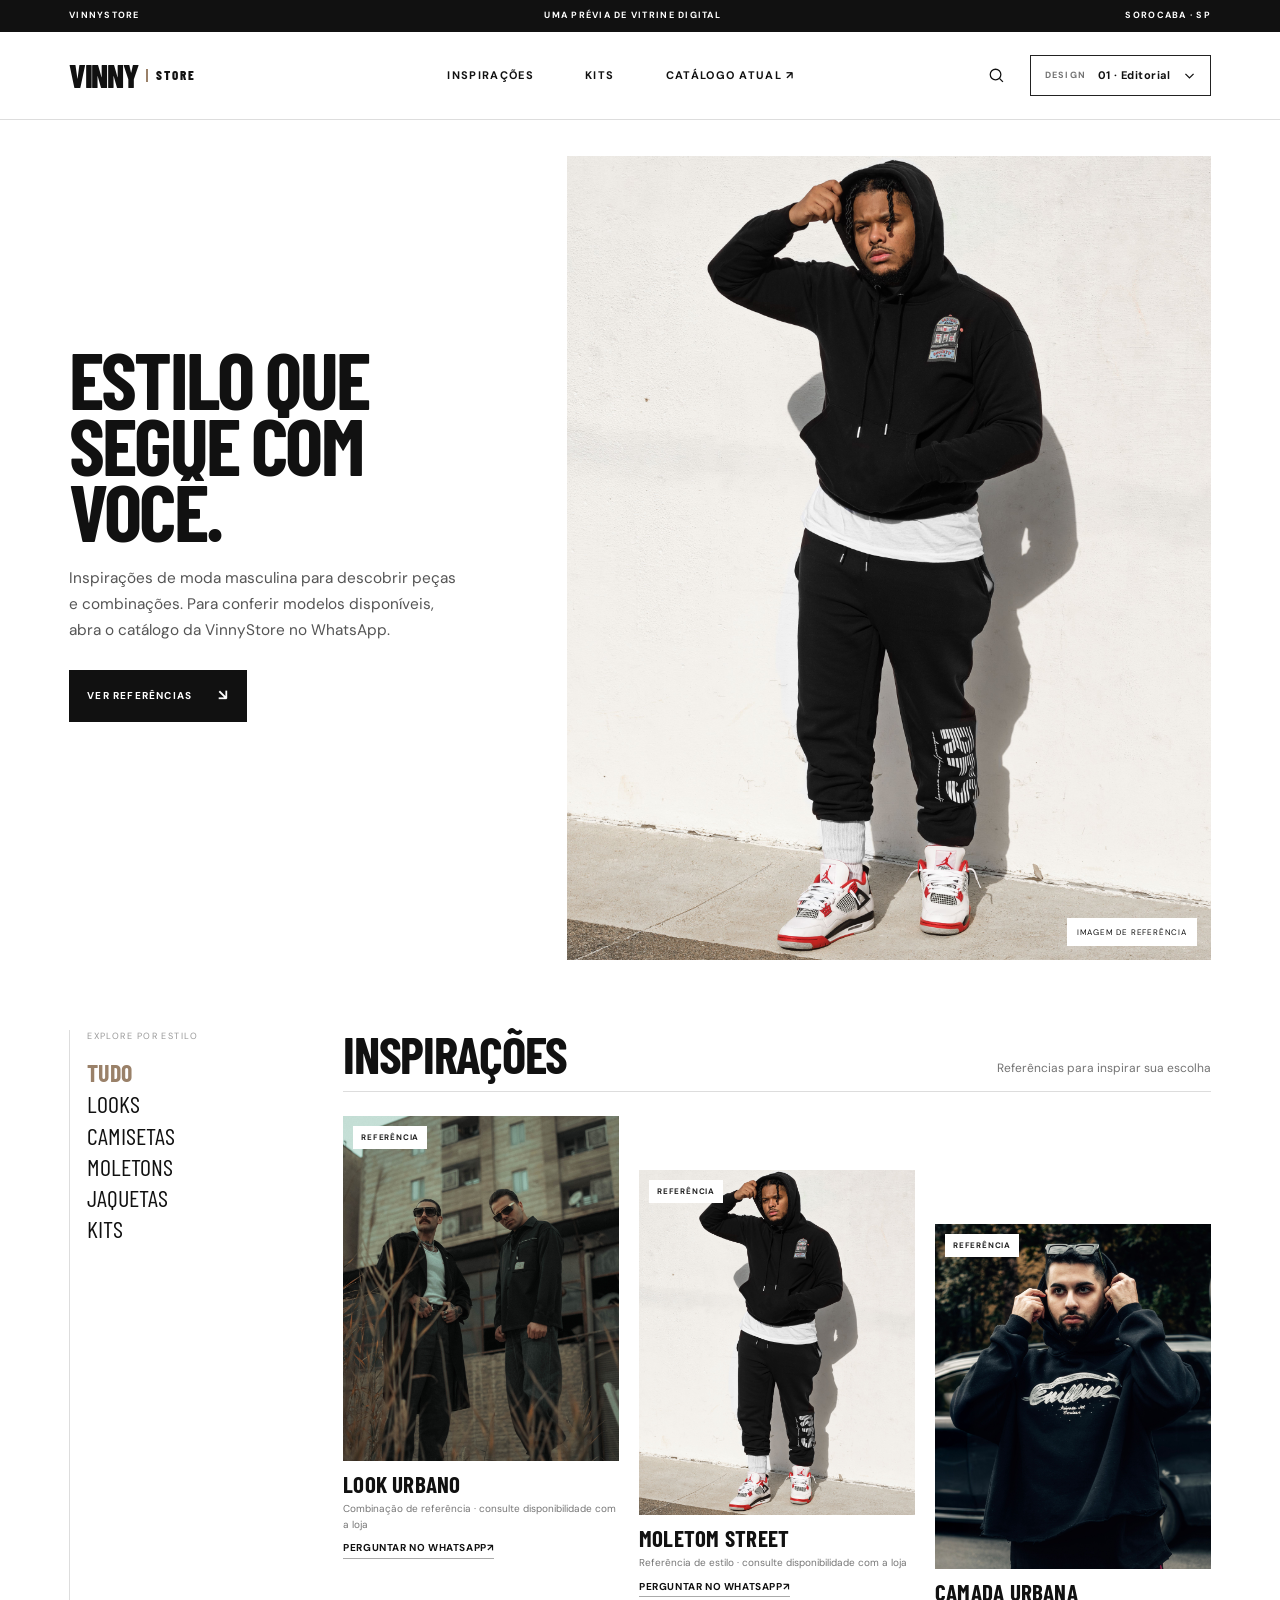
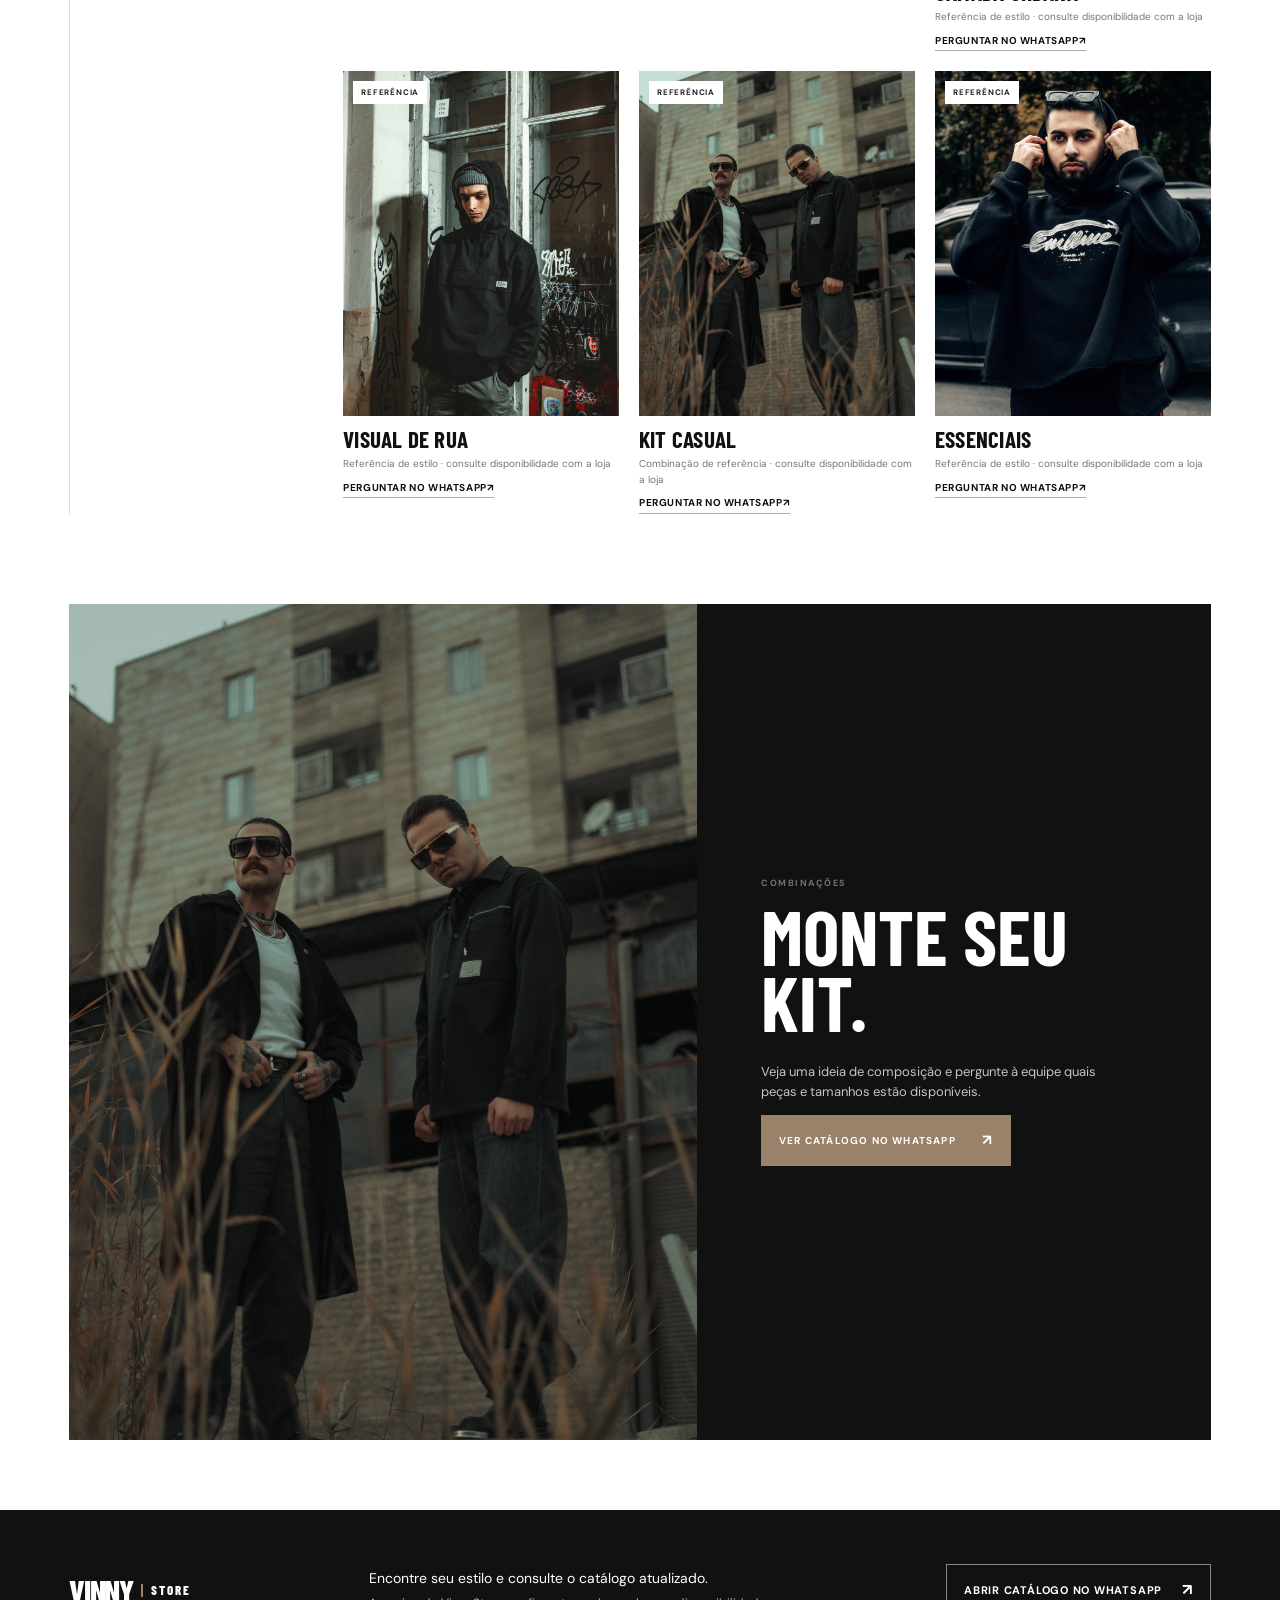
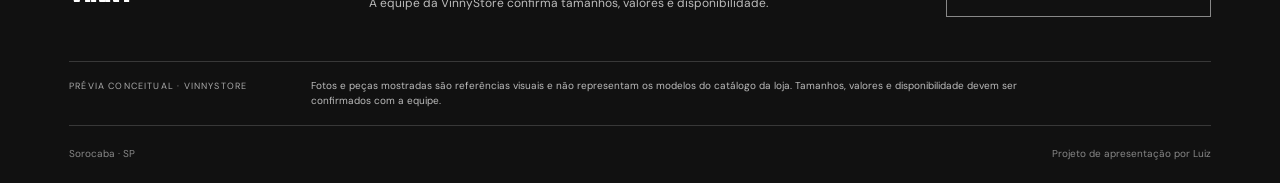
<file: index.html>
<!doctype html>
<html lang="pt-BR">
<head>
  <meta charset="utf-8">
  <meta name="viewport" content="width=device-width, initial-scale=1">
  <meta name="theme-color" content="#111111">
  <meta name="description" content="Uma prévia de vitrine digital para a VinnyStore, com três caminhos de navegação para explorar moda masculina, calçados e acessórios.">
  <link rel="canonical" href="https://oluisvi.github.io/vinnystore-prototipo/">
  <meta name="robots" content="noindex, nofollow">
  <title>VinnyStore — uma vitrine do seu jeito</title>
  <link rel="preconnect" href="https://fonts.googleapis.com">
  <link rel="preconnect" href="https://fonts.gstatic.com" crossorigin>
  <link href="https://fonts.googleapis.com/css2?family=Barlow+Condensed:wght@500;600;700;800&family=DM+Sans:wght@400;500;600;700&display=swap" rel="stylesheet">
  <link rel="stylesheet" href="styles.css">
  <link rel="stylesheet" href="designs.css">
  <link rel="stylesheet" href="responsive.css">
  <link rel="stylesheet" href="tuning.css">
  <link rel="stylesheet" href="motion.css">
  <script defer src="app.js"></script>
</head>
<body>
  <a class="skip-link" href="#conteudo">Pular para o conteúdo</a>
  <div class="topline"><span>VINNYSTORE</span><span>UMA PRÉVIA DE VITRINE DIGITAL</span><span>SOROCABA · SP</span></div>
  <header class="site-header">
    <a class="brand" href="#inicio" aria-label="VinnyStore, início"><span class="brand-mark">VINNY</span><span class="brand-sub">STORE</span></a>
    <nav class="main-nav" aria-label="Navegação principal"><a href="#inspiracoes">Inspirações</a><a href="#kits">Kits</a><a href="https://wa.me/c/5515996050317" target="_blank" rel="noopener noreferrer">Catálogo atual ↗</a></nav>
    <div class="header-actions">
      <button class="icon-button search-toggle" id="searchToggle" aria-label="Abrir busca" aria-expanded="false"><svg viewBox="0 0 24 24" aria-hidden="true"><circle cx="10.8" cy="10.8" r="6.7"></circle><path d="m16 16 4.1 4.1"></path></svg></button>
      <button class="design-trigger" id="designTrigger" aria-haspopup="true" aria-expanded="false"><span class="trigger-label">Design</span><span id="activeDesignName">01 · Editorial</span><svg viewBox="0 0 16 16" aria-hidden="true"><path d="m3 6 5 5 5-5"></path></svg></button>
    </div>
    <div class="design-menu" id="designMenu" hidden aria-label="Escolha uma estrutura visual">
      <p class="menu-title">Escolha o caminho visual</p>
      <button class="design-option" data-design="editorial"><span class="option-number">01</span><span><strong>Editorial</strong><small>Imagem e narrativa</small></span><span class="option-check" aria-hidden="true">✓</span></button>
      <button class="design-option" data-design="storefront"><span class="option-number">02</span><span><strong>Loja direta</strong><small>Busca e categorias</small></span><span class="option-check" aria-hidden="true">✓</span></button>
      <button class="design-option" data-design="lookbook"><span class="option-number">03</span><span><strong>Lookbook</strong><small>Campanha e combinações</small></span><span class="option-check" aria-hidden="true">✓</span></button>
    </div>
    <form class="search-panel" id="searchPanel" hidden role="search" method="get"><label for="catalogSearch">Buscar na vitrine</label><input id="catalogSearch" type="search" placeholder="Ex.: camiseta, moletom, kit" autocomplete="off"><button class="text-button" id="clearSearch" type="button">Limpar</button></form>
  </header>
  <main id="conteudo" tabindex="-1"><noscript><section style="max-width:900px;margin:80px auto;padding:32px"><h1>Estilo que segue com você.</h1><p>Esta prévia conceitual da VinnyStore usa uma vitrine interativa. Ative JavaScript para explorar as três estruturas de navegação.</p></section></noscript></main>
  <footer class="site-footer" id="contato">
    <div class="footer-main"><a class="brand brand-inverse" href="#inicio" aria-label="VinnyStore, início"><span class="brand-mark">VINNY</span><span class="brand-sub">STORE</span></a><p>Encontre seu estilo e consulte o catálogo atualizado.<br><span>A equipe da VinnyStore confirma tamanhos, valores e disponibilidade.</span></p><a class="footer-cta" href="https://wa.me/c/5515996050317" target="_blank" rel="noopener noreferrer">Abrir catálogo no WhatsApp <span aria-hidden="true">↗</span></a></div>
    <div class="footer-note"><span>PRÉVIA CONCEITUAL · VINNYSTORE</span><p>Fotos e peças mostradas são referências visuais e não representam os modelos do catálogo da loja. Tamanhos, valores e disponibilidade devem ser confirmados com a equipe.</p></div>
    <div class="footer-bottom"><span>Sorocaba · SP</span><span>Projeto de apresentação por Luiz</span></div>
  </footer>
  <div class="notice" id="prototypeNotice" role="status" aria-live="polite" hidden></div>
</body>
</html>
</file>
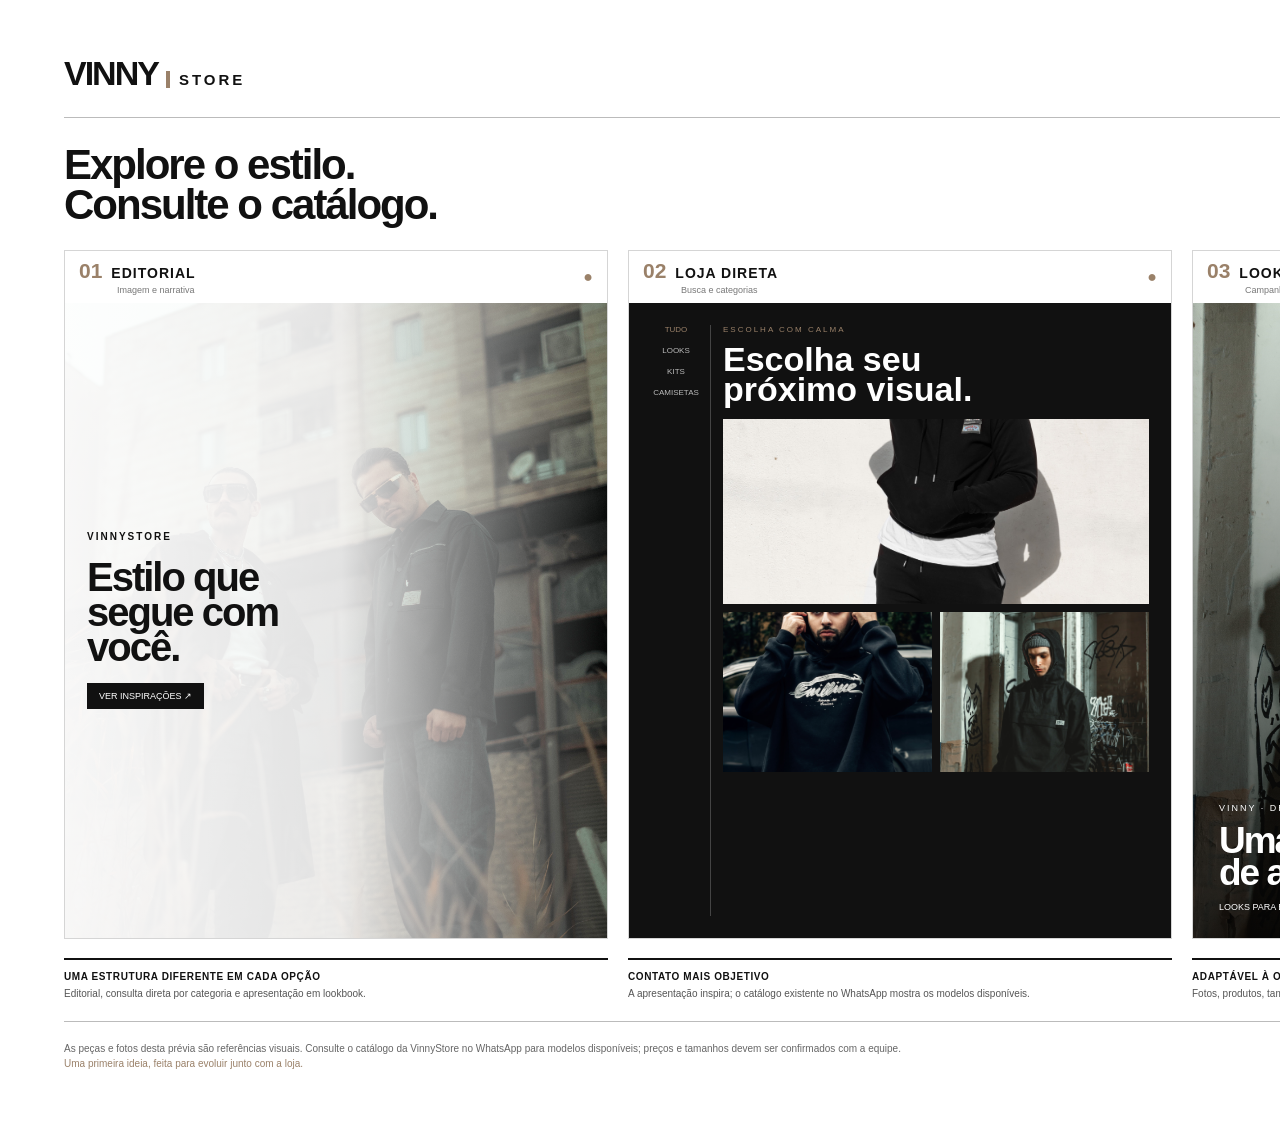
<file: presentation/index.html>
<!doctype html>
<html lang="pt-BR"><head><meta charset="utf-8"><meta name="viewport" content="width=device-width,initial-scale=1"><title>VINNYSTORE · Apresentação</title>
<style>
*{box-sizing:border-box}body{margin:0;background:#e9e9e9;color:#111;font-family:Arial,sans-serif}.board{width:1800px;min-height:1125px;margin:0 auto;background:#fff;padding:54px 64px 42px;overflow:hidden}.top{display:flex;justify-content:space-between;align-items:flex-start;border-bottom:1px solid #bbb;padding-bottom:24px}.logo{font-size:34px;font-weight:900;letter-spacing:-2px}.logo span{border-left:4px solid #9a8169;padding-left:9px;margin-left:8px;font-size:15px;letter-spacing:3px}.kicker{font-size:10px;letter-spacing:2px;text-transform:uppercase;color:#777}.title-row{display:flex;justify-content:space-between;align-items:end;padding:27px 0 24px}.title-row h1{font-size:42px;line-height:.96;letter-spacing:-2px;margin:0;max-width:720px}.title-row p{font-size:13px;line-height:1.6;color:#5a5a5a;margin:0;max-width:390px}.designs{display:grid;grid-template-columns:repeat(3,1fr);gap:20px}.design{border:1px solid #d5d5d5;background:white;overflow:hidden}.label{height:52px;padding:10px 14px;display:flex;justify-content:space-between;align-items:center}.num{font-size:21px;font-weight:900;color:#9a8169}.label h2{font-size:14px;letter-spacing:1px;text-transform:uppercase;margin:0 0 0 9px;display:inline}.label p{font-size:9px;color:#777;margin:2px 0 0 38px}.preview-window{width:100%;height:635px;overflow:hidden;background:white;position:relative}.preview-window iframe{position:absolute;left:0;top:0;width:1440px;height:1760px;border:0;transform:scale(.385);transform-origin:top left}.features{display:grid;grid-template-columns:repeat(3,1fr);gap:20px;padding-top:19px}.feature{border-top:2px solid #111;padding-top:9px;font-size:10px;color:#555;line-height:1.5}.feature strong{display:block;color:#111;font-size:10px;letter-spacing:.6px;text-transform:uppercase;margin-bottom:2px}.foot{display:flex;justify-content:space-between;align-items:flex-end;border-top:1px solid #bbb;margin-top:20px;padding-top:14px}.foot p{margin:0;font-size:10px;color:#666;line-height:1.5;max-width:1100px}.contact{background:#111;color:#fff;padding:12px 16px;font-size:10px;letter-spacing:1px;text-transform:uppercase}.accent{color:#9a8169}@media print{body{background:white}.board{margin:0}}
</style></head><body><main class="board">
<header class="top"><div class="logo">VINNY<span>STORE</span></div><div class="kicker">Uma proposta visual · Sorocaba — SP</div></header>
<section class="title-row"><h1>Explore o estilo.<br>Consulte o catálogo.</h1><p>Três caminhos visuais para descobrir combinações e consultar os modelos disponíveis no catálogo do WhatsApp.</p></section>
<section class="designs">
<article class="design"><header class="label"><div><span class="num">01</span><h2>Editorial</h2><p>Imagem e narrativa</p></div><span class="accent">●</span></header><div class="preview-window"><img src="../assets/duo-look.jpg" alt="Prévia editorial da VinnyStore" style="width:100%;height:100%;object-fit:cover;object-position:center 23%"><div style="position:absolute;inset:0;padding:30px 22px;display:flex;flex-direction:column;justify-content:center;align-items:flex-start;background:linear-gradient(90deg,rgba(255,255,255,.96) 0%,rgba(255,255,255,.88) 51%,rgba(0,0,0,.05) 100%)"><strong style="font-size:10px;letter-spacing:2px">VINNYSTORE</strong><h3 style="font-size:40px;line-height:.88;letter-spacing:-2px;max-width:260px;margin:18px 0">Estilo que<br>segue com<br>você.</h3><span style="padding:8px 12px;background:#111;color:white;font-size:9px">VER INSPIRAÇÕES ↗</span></div></div></article>
<article class="design"><header class="label"><div><span class="num">02</span><h2>Loja direta</h2><p>Busca e categorias</p></div><span class="accent">●</span></header><div class="preview-window" style="background:#111;color:#fff;padding:22px"><div style="height:100%;display:grid;grid-template-columns:60px 1fr;gap:12px"><div style="display:flex;flex-direction:column;gap:12px;align-items:center;border-right:1px solid #444;padding-right:9px;font-size:8px;color:#bbb"><span style="color:#9a8169">TUDO</span><span>LOOKS</span><span>KITS</span><span>CAMISETAS</span></div><div style="display:flex;flex-direction:column"><span style="font-size:8px;letter-spacing:2px;color:#9a8169">ESCOLHA COM CALMA</span><h3 style="font-size:34px;line-height:.9;margin:10px 0 14px">Escolha seu<br>próximo visual.</h3><img src="../assets/streetwear-portrait.jpg" alt="Referência de moda urbana" style="height:185px;width:100%;object-fit:cover;object-position:center 35%"><div style="display:grid;grid-template-columns:1fr 1fr;gap:8px;margin-top:8px"><img src="../assets/urban-look.jpg" alt="Referência de look" style="height:160px;width:100%;object-fit:cover"><img src="../assets/graffiti-look.jpg" alt="Referência de look" style="height:160px;width:100%;object-fit:cover"></div></div></div></div></article>
<article class="design"><header class="label"><div><span class="num">03</span><h2>Lookbook</h2><p>Campanha e combinações</p></div><span class="accent">●</span></header><div class="preview-window"><img src="../assets/graffiti-look.jpg" alt="Prévia lookbook da VinnyStore" style="width:100%;height:100%;object-fit:cover;object-position:center 25%"><div style="position:absolute;inset:0;padding:26px;display:flex;flex-direction:column;justify-content:flex-end;color:white;background:linear-gradient(180deg,rgba(0,0,0,.08),rgba(0,0,0,.78))"><span style="font-size:9px;letter-spacing:2px">VINNY · DROP DE REFERÊNCIA</span><h3 style="font-size:37px;line-height:.88;letter-spacing:-2px;margin:12px 0">Uma coleção<br>de atitude.</h3><span style="font-size:9px">LOOKS PARA EXPLORAR &nbsp; ↗</span></div></div></article>
</section>
<section class="features"><div class="feature"><strong>Uma estrutura diferente em cada opção</strong>Editorial, consulta direta por categoria e apresentação em lookbook.</div><div class="feature"><strong>Contato mais objetivo</strong>A apresentação inspira; o catálogo existente no WhatsApp mostra os modelos disponíveis.</div><div class="feature"><strong>Adaptável à operação</strong>Fotos, produtos, tamanhos e informações são substituídos pelo material confirmado pela VinnyStore.</div></section>
<footer class="foot"><p>As peças e fotos desta prévia são referências visuais. Consulte o catálogo da VinnyStore no WhatsApp para modelos disponíveis; preços e tamanhos devem ser confirmados com a equipe.<br><span class="accent">Uma primeira ideia, feita para evoluir junto com a loja.</span></p><div class="contact">VinnyStore · Prévia de apresentação</div></footer>
</main></body></html>
</file>
<file: styles.css>
:root{--ink:#111;--paper:#fff;--soft:#f2f2f2;--muted:#737373;--line:#ddd;--accent:#9a8169;--font-body:'DM Sans',Arial,sans-serif;--font-display:'Barlow Condensed','Arial Narrow',Arial,sans-serif;--gutter:clamp(22px,5.4vw,88px);--max:1560px}
*{box-sizing:border-box}html{scroll-behavior:smooth;scroll-padding-top:96px}body{margin:0;background:var(--paper);color:var(--ink);font-family:var(--font-body);font-size:15px;line-height:1.55}button,input,a{font:inherit}a{color:inherit;text-decoration:none}button{color:inherit}.skip-link{position:fixed;left:16px;top:-60px;z-index:100;background:var(--ink);color:#fff;padding:10px 16px}.skip-link:focus{top:12px}.topline{height:32px;padding:0 var(--gutter);display:flex;align-items:center;justify-content:space-between;background:#111;color:#fff;font-size:9px;letter-spacing:.14em;font-weight:700}.site-header{height:88px;padding:0 var(--gutter);display:flex;align-items:center;justify-content:space-between;border-bottom:1px solid var(--line);position:sticky;top:0;z-index:30;background:rgba(255,255,255,.96);backdrop-filter:blur(12px)}.brand{display:flex;align-items:center;gap:8px;font-weight:800;letter-spacing:-.065em}.brand-mark{font-family:var(--font-display);font-size:33px;line-height:.8;font-weight:800;letter-spacing:-.04em}.brand-sub{font-family:var(--font-display);font-size:13px;letter-spacing:.16em;border-left:2px solid var(--accent);padding-left:8px;line-height:1}.main-nav{display:flex;align-items:center;gap:clamp(22px,4vw,58px);margin-left:70px}.main-nav a{font-size:11px;font-weight:700;letter-spacing:.12em;text-transform:uppercase}.main-nav a:hover,.main-nav a:focus-visible{color:var(--accent)}.header-actions{display:flex;align-items:center;gap:14px}.icon-button{height:40px;width:40px;display:grid;place-items:center;background:transparent;border:1px solid transparent;cursor:pointer}.icon-button:hover{border-color:var(--line)}.icon-button svg{height:19px;width:19px;fill:none;stroke:currentColor;stroke-width:1.6}.design-trigger{display:flex;align-items:center;gap:12px;padding:11px 14px;border:1px solid #222;background:#fff;cursor:pointer;text-align:left;font-size:11px;font-weight:700;letter-spacing:.04em}.design-trigger:hover,.design-trigger[aria-expanded=true]{background:#111;color:#fff}.design-trigger svg{width:13px;height:13px;fill:none;stroke:currentColor;stroke-width:1.6}.trigger-label{color:var(--muted);font-size:9px;text-transform:uppercase;letter-spacing:.12em}.design-trigger[aria-expanded=true] .trigger-label{color:#ccc}.design-menu{position:absolute;right:var(--gutter);top:74px;width:min(350px,calc(100vw - 36px));padding:15px;background:#fff;border:1px solid #222;box-shadow:0 22px 55px #0002}.menu-title{margin:4px 7px 12px;font-size:10px;text-transform:uppercase;letter-spacing:.12em;color:#777;font-weight:700}.design-option{width:100%;display:grid;grid-template-columns:38px 1fr 20px;align-items:center;gap:9px;text-align:left;padding:11px 8px;border:0;border-top:1px solid #eee;background:#fff;cursor:pointer}.design-option:hover,.design-option[aria-pressed=true]{background:#f6f6f6}.option-number{font-family:var(--font-display);font-size:19px;color:var(--accent)}.design-option strong,.design-option small{display:block}.design-option strong{font-size:12px}.design-option small{font-size:10px;color:#777;margin-top:1px}.option-check{color:var(--accent);font-weight:800;opacity:0}.design-option[aria-pressed=true] .option-check{opacity:1}.search-panel{position:absolute;top:87px;left:0;right:0;background:#fff;border-bottom:1px solid var(--line);padding:18px var(--gutter);display:flex;align-items:center;gap:14px}.search-panel[hidden],.design-menu[hidden]{display:none}.search-panel label{font-size:11px;font-weight:700;text-transform:uppercase;letter-spacing:.08em;white-space:nowrap}.search-panel input{flex:1;min-width:0;border:0;border-bottom:1px solid #111;padding:9px 2px;outline:none;font-size:14px}.search-panel input:focus{border-color:var(--accent)}.text-button{border:0;background:none;cursor:pointer;font-size:11px;text-decoration:underline}
.site-footer{background:#111;color:#fff;padding:54px var(--gutter) 22px;margin-top:70px}.footer-main{max-width:var(--max);margin:auto;display:flex;align-items:center;justify-content:space-between;gap:32px;padding-bottom:44px}.brand-inverse .brand-mark{font-size:31px}.footer-main p{font-size:14px;margin:0;line-height:1.65}.footer-main p span{color:#bcbcbc;font-size:12px}.footer-cta{display:flex;align-items:center;gap:20px;padding:13px 17px;border:1px solid #888;font-size:11px;font-weight:700;text-transform:uppercase;letter-spacing:.07em;white-space:nowrap}.footer-cta:hover{background:var(--accent);border-color:var(--accent)}.footer-cta span{font-size:16px}.footer-note{max-width:var(--max);margin:auto;border-top:1px solid #383838;border-bottom:1px solid #383838;padding:16px 0;display:flex;gap:32px;align-items:flex-start}.footer-note span{font-size:9px;letter-spacing:.13em;color:#aaa;min-width:210px;padding-top:2px}.footer-note p{margin:0;color:#bcbcbc;font-size:10px;max-width:760px}.footer-bottom{max-width:var(--max);margin:0 auto;padding-top:20px;display:flex;justify-content:space-between;color:#888;font-size:10px}.notice{position:fixed;right:24px;bottom:24px;z-index:50;background:#111;color:#fff;padding:12px 16px;font-size:12px;box-shadow:0 8px 24px #0002}.notice[hidden]{display:none}.section-wrap{max-width:var(--max);margin:0 auto;padding-left:var(--gutter);padding-right:var(--gutter)}.section-heading{display:flex;align-items:flex-end;justify-content:space-between;gap:20px;margin-bottom:24px}.section-heading h2{font-family:var(--font-display);font-size:clamp(34px,4vw,58px);line-height:.92;letter-spacing:-.025em;margin:0;text-transform:uppercase}.section-heading p{margin:0;color:var(--muted);font-size:12px}.eyebrow{font-size:9px;letter-spacing:.17em;font-weight:700;text-transform:uppercase;color:var(--muted)}
.product-card{min-width:0}.product-image{display:block;position:relative;overflow:hidden;background:#ededed;aspect-ratio:4/5}.product-image img{display:block;width:100%;height:100%;object-fit:cover;transition:transform .6s cubic-bezier(.2,.65,.25,1)}.product-card:hover .product-image img{transform:scale(1.04)}.reference-tag{position:absolute;left:10px;top:10px;background:#fff;color:#222;padding:5px 8px;font-size:8px;font-weight:700;letter-spacing:.1em;text-transform:uppercase}.product-meta{padding:12px 0 0}.product-meta h3{font-family:var(--font-display);font-size:23px;text-transform:uppercase;letter-spacing:.01em;line-height:1;margin:0 0 5px}.product-meta p{font-size:10px;color:#767676;margin:0}.product-link{display:inline-flex;margin-top:8px;font-size:10px;font-weight:700;letter-spacing:.06em;text-transform:uppercase;border-bottom:1px solid #aaa;padding-bottom:2px}.product-link:hover{border-color:var(--accent);color:var(--accent)}.empty-results{grid-column:1/-1;padding:48px 10px;text-align:center;color:#666;font-size:13px}.filter-button{background:transparent;border:0;border-bottom:1px solid transparent;padding:7px 0;cursor:pointer;color:#555;text-align:left;font-size:11px}.filter-button:hover,.filter-button[aria-pressed=true]{color:#111;border-color:var(--accent);font-weight:700}.category-strip{display:flex;align-items:center;gap:11px;flex-wrap:wrap}.category-strip .filter-button{padding:8px 12px;border:1px solid #ddd;font-size:9px;letter-spacing:.08em;text-transform:uppercase}.category-strip .filter-button[aria-pressed=true]{background:#111;color:#fff;border-color:#111}.image-caption{position:absolute;bottom:12px;left:12px;color:#fff;font-size:9px;letter-spacing:.12em;text-transform:uppercase;text-shadow:0 1px 8px #000}.catalog-tools{display:flex;align-items:center;gap:18px}.catalog-tools label{font-size:10px;text-transform:uppercase;letter-spacing:.1em;color:#777}.catalog-tools select{border:0;border-bottom:1px solid #222;background:#fff;padding:8px 20px 8px 4px;font-size:11px}.focus-ring:focus-visible,button:focus-visible,a:focus-visible,input:focus-visible,select:focus-visible{outline:2px solid var(--accent);outline-offset:3px}
</file>
<file: designs.css>
#conteudo{min-height:55vh}.route{max-width:var(--max);margin:auto;padding:0 var(--gutter)}.hero{position:relative;display:grid;min-height:min(650px,calc(100svh - 120px));align-items:stretch}.hero-copy{display:flex;flex-direction:column;justify-content:center;align-items:flex-start;position:relative;z-index:1}.hero h1{font-family:var(--font-display);text-transform:uppercase;letter-spacing:-.035em;font-size:clamp(58px,8.5vw,132px);line-height:.82;margin:18px 0 22px;max-width:740px}.hero-copy p{font-size:clamp(14px,1.2vw,17px);line-height:1.7;color:#555;max-width:390px;margin:0 0 27px}.primary-link{display:inline-flex;align-items:center;gap:26px;background:#111;color:#fff;padding:14px 18px;font-size:10px;font-weight:700;text-transform:uppercase;letter-spacing:.12em}.primary-link:hover{background:var(--accent)}.primary-link span{font-size:15px}.hero-media{position:relative;overflow:hidden;background:#e4e4e4}.hero-media img{width:100%;height:100%;object-fit:cover;display:block}
.hero-editorial{grid-template-columns:minmax(300px,.82fr) minmax(360px,1.18fr);gap:clamp(20px,4vw,64px);padding-top:36px}.hero-editorial .hero-copy{padding:30px 0}.hero-editorial .hero-media{min-height:540px}.hero-editorial .hero-media img{object-position:center 32%}.editorial-marker{position:absolute;right:14px;bottom:14px;background:#fff;padding:8px 10px;font-size:8px;letter-spacing:.1em;text-transform:uppercase}.editorial-categories{display:grid;grid-template-columns:210px 1fr;gap:clamp(25px,5vw,78px);padding-top:70px}.category-index{display:flex;flex-direction:column;border-left:1px solid #ddd;padding-left:17px}.category-index span{font-size:9px;color:#999;text-transform:uppercase;letter-spacing:.16em;margin:0 0 13px}.category-index button{font-family:var(--font-display);font-size:24px;text-transform:uppercase;text-align:left;line-height:1.3}.editorial-catalog{min-width:0}.editorial-products{display:grid;grid-template-columns:repeat(3,minmax(0,1fr));gap:20px}.editorial-products .product-card:nth-child(2){margin-top:54px}.editorial-products .product-card:nth-child(3){margin-top:108px}.editorial-catalog .section-heading{border-bottom:1px solid #ddd;padding-bottom:14px}.kits-band{margin-top:90px;display:grid;grid-template-columns:1.1fr .9fr;min-height:380px;background:#111;color:#fff}.kits-band .kit-photo{min-height:380px;overflow:hidden}.kits-band img{height:100%;width:100%;object-fit:cover;display:block;opacity:.82}.kits-copy{padding:clamp(28px,5vw,72px);display:flex;flex-direction:column;justify-content:center;align-items:flex-start}.kits-copy h2{font-family:var(--font-display);font-size:clamp(48px,6vw,84px);line-height:.85;margin:12px 0 15px;text-transform:uppercase}.kits-copy p{color:#c4c4c4;font-size:13px;max-width:340px}.kits-copy .primary-link{background:var(--accent)}
.hero-storefront{max-width:none;padding:0;min-height:570px;background:#111;display:grid;grid-template-columns:minmax(280px,.7fr) minmax(0,1.3fr);color:#fff}.hero-storefront .hero-copy{padding:clamp(34px,6vw,92px) 0 clamp(34px,6vw,92px) var(--gutter);align-items:flex-start}.hero-storefront .hero h1{font-size:clamp(56px,8vw,112px);max-width:580px}.hero-storefront .hero-copy p{color:#c8c8c8}.hero-storefront .hero-media{min-height:570px;max-height:690px}.hero-storefront .hero-media::after{content:"";position:absolute;inset:0;background:linear-gradient(90deg,#1119,transparent 45%)}.hero-storefront .hero-media img{object-position:center 30%}.store-layout{display:grid;grid-template-columns:220px 1fr;gap:clamp(35px,5vw,78px);padding-top:66px}.store-sidebar{border-right:1px solid #ddd;padding-right:26px}.store-sidebar h2{font-family:var(--font-display);font-size:24px;text-transform:uppercase;margin:0 0 20px}.store-sidebar .filter-group{display:flex;flex-direction:column;align-items:stretch;border-top:1px solid #ddd;padding:17px 0}.filter-group p{font-size:9px;letter-spacing:.12em;text-transform:uppercase;color:#888;margin:0 0 8px}.store-content{min-width:0}.store-content .section-heading{border-bottom:1px solid #ddd;padding-bottom:17px}.store-products{display:grid;grid-template-columns:repeat(3,minmax(0,1fr));gap:30px 20px}.store-products .product-image{aspect-ratio:4/5}.store-products .product-card:nth-child(3n+2){margin-top:36px}.result-count{font-size:10px;color:#888}
.hero-lookbook{max-width:none;padding:0;min-height:min(720px,calc(100svh - 120px));position:relative;display:block;overflow:hidden;background:#141414}.hero-lookbook .hero-media{position:absolute;inset:0}.hero-lookbook .hero-media img{object-position:center 30%;filter:grayscale(1)}.hero-lookbook .hero-media::after{content:"";position:absolute;inset:0;background:linear-gradient(90deg,#000a 0%,#0003 57%,transparent 100%)}.hero-lookbook .hero-copy{position:relative;min-height:inherit;color:#fff;max-width:var(--max);margin:0 auto;padding:80px var(--gutter);align-items:flex-start}.hero-lookbook .hero-copy p{color:#eee;max-width:430px}.hero-lookbook .hero h1{font-size:clamp(65px,11vw,166px);max-width:850px}.hero-lookbook .primary-link{background:var(--accent)}.lookbook-intro{padding-top:70px;display:grid;grid-template-columns:.7fr 1.3fr;gap:60px;align-items:start}.lookbook-intro h2{font-family:var(--font-display);font-size:clamp(38px,5vw,72px);line-height:.9;text-transform:uppercase;margin:12px 0}.lookbook-intro p{font-size:13px;color:#626262;max-width:370px}.lookbook-mosaic{display:grid;grid-template-columns:1.2fr .8fr;align-items:center;gap:14px}.lookbook-mosaic figure{margin:0;overflow:hidden;background:#eee}.lookbook-mosaic figure:first-child{aspect-ratio:4/5}.lookbook-mosaic figure:last-child{aspect-ratio:4/5;margin-top:90px}.lookbook-mosaic img{width:100%;height:100%;object-fit:cover;display:block}.lookbook-products{padding-top:74px}.lookbook-product-grid{display:grid;grid-template-columns:1.1fr .8fr 1.1fr;gap:20px;align-items:start}.lookbook-product-grid .product-card:nth-child(2){margin-top:70px}.lookbook-product-grid .product-card:nth-child(3){margin-top:145px}.lookbook-product-grid .product-image{aspect-ratio:4/5}.lookbook-note{display:flex;align-items:center;justify-content:space-between;border-top:1px solid #ddd;border-bottom:1px solid #ddd;padding:14px 0;margin-top:30px;font-size:10px;color:#777}.lookbook-note strong{color:#111;letter-spacing:.1em;text-transform:uppercase}
</file>
<file: responsive.css>
@media(max-width:920px){.main-nav{margin-left:0;gap:22px}.hero-editorial{grid-template-columns:.8fr 1.2fr}.hero-editorial .hero-media{min-height:460px}.editorial-categories{grid-template-columns:145px 1fr}.store-layout{grid-template-columns:175px 1fr;gap:28px}.store-products{grid-template-columns:repeat(2,minmax(0,1fr))}.store-products .product-card:nth-child(3n+2){margin-top:0}.store-products .product-card:nth-child(2n){margin-top:36px}}
@media(max-width:680px){.topline{height:28px;font-size:7px;padding:0 16px}.topline span:nth-child(2){display:none}.site-header{height:70px;padding:0 18px}.brand-mark{font-size:28px}.main-nav{display:none}.header-actions{gap:4px}.icon-button{width:34px}.design-trigger{padding:9px 10px;gap:8px}.trigger-label{display:none}.design-menu{right:15px;top:61px}.search-panel{top:69px;padding:14px 18px;gap:9px}.search-panel label{font-size:9px}.search-panel input{font-size:12px}.route{padding:0 18px}.hero{min-height:auto}.hero h1{font-size:clamp(56px,17vw,88px)}.hero-copy p{font-size:13px}.hero-editorial{padding-top:0;grid-template-columns:1fr;gap:0}.hero-editorial .hero-copy{padding:58px 0 27px}.hero-editorial .hero-media{min-height:0;aspect-ratio:4/4.2;grid-row:1}.hero-editorial .hero-media img{object-position:center 28%}.editorial-categories{grid-template-columns:1fr;padding-top:42px;gap:25px}.category-index{display:flex;flex-direction:row;flex-wrap:wrap;gap:8px;border:0;padding:0}.category-index span{flex-basis:100%;margin-bottom:0}.category-index button{border:1px solid #ddd;padding:6px 9px;font-size:15px}.editorial-products{grid-template-columns:repeat(2,minmax(0,1fr));gap:22px 12px}.editorial-products .product-card:nth-child(2),.editorial-products .product-card:nth-child(3){margin-top:0}.product-meta h3{font-size:20px}.product-meta p{font-size:9px}.section-heading{align-items:flex-start;flex-direction:column;gap:7px;margin-bottom:18px}.section-heading h2{font-size:42px}.section-heading p{font-size:10px}.kits-band{grid-template-columns:1fr;margin-top:48px}.kits-band .kit-photo{aspect-ratio:4/3;min-height:0}.kits-copy{padding:28px 22px 32px}.kits-copy h2{font-size:54px}.hero-storefront{grid-template-columns:1fr;min-height:0}.hero-storefront .hero-copy{padding:45px 20px 34px;grid-row:2}.hero-storefront .hero-media{min-height:0;max-height:none;aspect-ratio:4/3;grid-row:1}.hero-storefront .hero h1{font-size:68px}.store-layout{grid-template-columns:1fr;gap:25px;padding-top:38px}.store-sidebar{border:0;padding:0}.store-sidebar h2{margin-bottom:12px}.store-sidebar .filter-group{display:block;padding:11px 0}.store-sidebar .filter-group:first-of-type{border:0}.store-sidebar .filter-button{display:inline-block;width:auto;margin:0 14px 5px 0}.store-products{grid-template-columns:repeat(2,minmax(0,1fr));gap:24px 12px}.store-products .product-card:nth-child(2n){margin-top:26px}.hero-lookbook{min-height:640px}.hero-lookbook .hero-copy{padding:60px 19px 43px;justify-content:flex-end;min-height:640px}.hero-lookbook .hero h1{font-size:clamp(68px,18vw,112px)}.hero-lookbook .hero-media img{object-position:center 25%}.lookbook-intro{grid-template-columns:1fr;padding-top:45px;gap:24px}.lookbook-intro h2{font-size:50px}.lookbook-mosaic{gap:9px}.lookbook-mosaic figure:last-child{margin-top:42px}.lookbook-products{padding-top:45px}.lookbook-product-grid{grid-template-columns:repeat(2,minmax(0,1fr));gap:18px 12px}.lookbook-product-grid .product-card:nth-child(2),.lookbook-product-grid .product-card:nth-child(3){margin-top:0}.lookbook-product-grid .product-card:last-child{display:none}.category-strip{gap:5px}.category-strip .filter-button{padding:7px 8px;font-size:8px}.footer-main{flex-direction:column;align-items:flex-start;padding-bottom:28px;gap:18px}.footer-main p{font-size:12px}.footer-cta{padding:11px 13px}.site-footer{padding:35px 19px 18px;margin-top:48px}.footer-note{display:block}.footer-note span{display:block;margin-bottom:9px}.footer-bottom{font-size:9px}.store-kit{grid-template-columns:1fr;gap:0;margin-top:48px;padding:0 18px}.store-kit-copy{padding:28px 0}.store-kit-image{height:auto;aspect-ratio:4/3}}
.category-index .filter-button{display:block;border:0;background:transparent;padding:0;text-transform:uppercase;color:#111}.category-index .filter-button[aria-pressed=true]{color:var(--accent)}.store-sidebar .filter-button{display:block;width:100%;border-bottom:0}.sidebar-note{display:block;color:#777;font-size:10px;line-height:1.6}.store-kit{max-width:none;margin:85px 0 0;padding:0 var(--gutter);background:#f2f2f2;display:grid;grid-template-columns:1fr 1fr;align-items:center;gap:40px;min-height:350px}.store-kit-copy{padding:45px 0}.store-kit-copy h2{font-family:var(--font-display);font-size:clamp(45px,6vw,76px);line-height:.9;text-transform:uppercase;margin:12px 0}.store-kit-copy p{color:#666;max-width:420px;font-size:13px}.store-kit-image{height:310px;overflow:hidden}.store-kit-image img{display:block;width:100%;height:100%;object-fit:cover}.design-storefront .hero-storefront .hero-copy h1{font-size:clamp(61px,7vw,100px)}.design-lookbook .hero-lookbook .hero-copy{max-width:var(--max)}
</file>
<file: tuning.css>
.hero-editorial{min-height:min(590px,calc(100svh - 120px))}.hero-editorial .hero-copy{transform:translateY(-34px)}.hero-editorial .hero-copy h1{font-size:clamp(56px,6.3vw,94px)}@media(max-width:680px){.hero-editorial{min-height:auto}.hero-editorial .hero-copy{transform:none}}
</file>
<file: motion.css>
#conteudo{transition:opacity .22s ease,transform .22s ease}.is-changing #conteudo{opacity:0;transform:translateY(7px)}.reveal{opacity:0;transform:translateY(18px);transition:opacity .7s ease,transform .7s cubic-bezier(.2,.65,.25,1)}.reveal.is-visible{opacity:1;transform:translateY(0)}.product-card{transition:opacity .2s ease,transform .2s ease}.product-card.is-filtered-out{display:none}.product-card.is-filtered-in{animation:card-in .35s ease both}.primary-link,.footer-cta,.design-trigger,.filter-button,.product-link{transition:color .2s ease,background-color .2s ease,border-color .2s ease,transform .2s ease}.primary-link:hover,.footer-cta:hover{transform:translateY(-2px)}@keyframes card-in{from{opacity:0;transform:translateY(8px)}to{opacity:1;transform:translateY(0)}}@media(prefers-reduced-motion:reduce){html{scroll-behavior:auto}*,*::before,*::after{animation-duration:.01ms!important;animation-iteration-count:1!important;scroll-behavior:auto!important;transition-duration:.01ms!important}.reveal{opacity:1;transform:none}}
</file>
